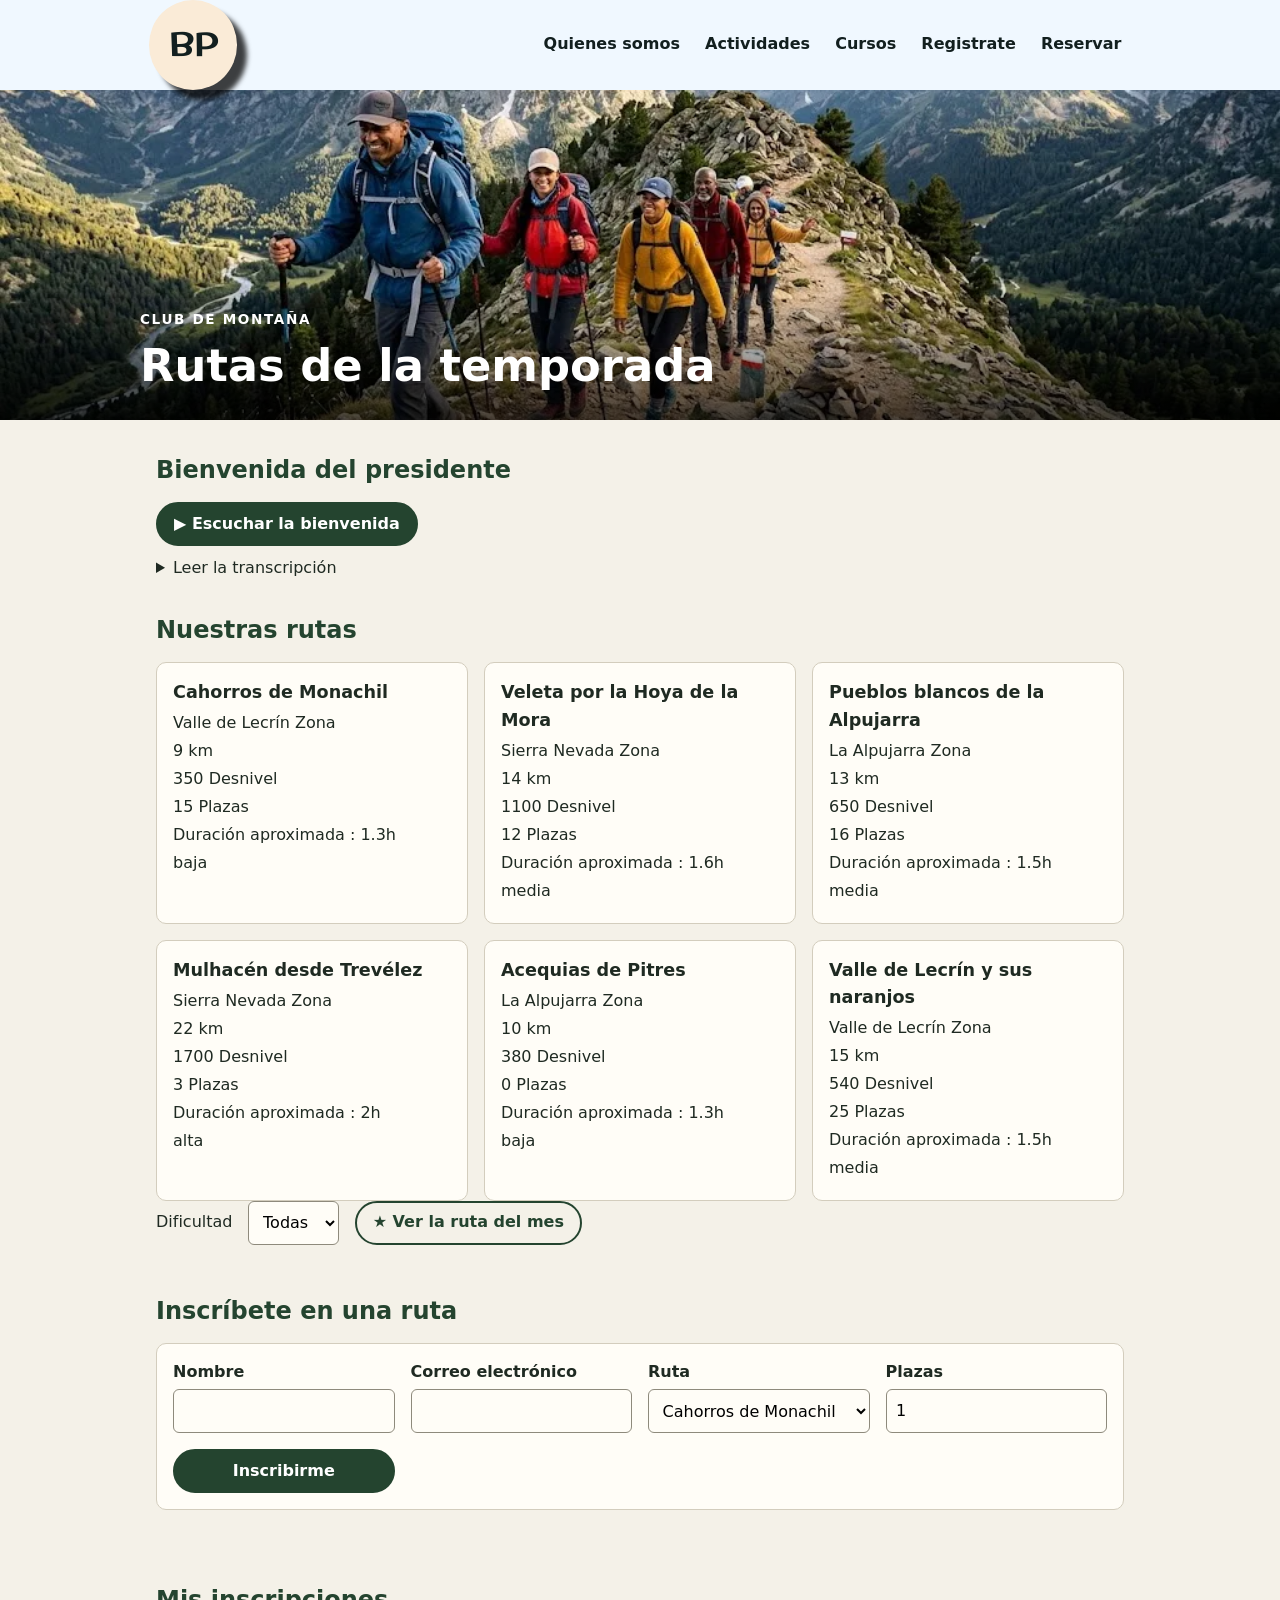
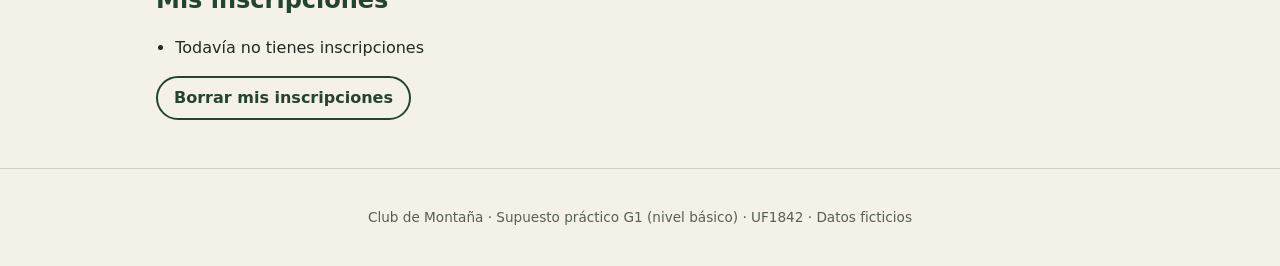
<file: registro.html>
<!doctype html>
<html lang="es">
  <head>
    <meta charset="utf-8" />
    <meta name="viewport" content="width=device-width, initial-scale=1" />
    <title>Rutas del Club de Montaña</title>
    <link rel="stylesheet" href="css/estilosregistros.css" />
     <link rel="preconnect" href="https://fonts.googleapis.com" />
    <link rel="preconnect" href="https://fonts.gstatic.com" crossorigin />
    <link
      href="https://fonts.googleapis.com/css2?family=Original+Surfer&display=swap"
      rel="stylesheet"
    />
  </head>
  <body>
    <!--
  KIT DE PARTIDA · Supuesto práctico · UF1842 · IFCD0210
  Esta página ya está maquetada. Tu trabajo está en js/app.js y en los
  huecos marcados con «REQUISITO» en este archivo.
-->

    <header class="cabecera">
      <div class="menu">
       <a href="index.html"><p id="BP">BP</p></a>  
      <nav>
        <a href="index.html#Quienes-somos">Quienes somos</a>
        <a href="index.html#Actividades">Actividades</a>
        <a href="index.html#Cursos">Cursos</a>
        <a href="index.html#Apuntate">Registrate</a>
        <a href="registro.html">Reservar</a>
      </nav>
      </div>
      <!-- REQUISITO 6a: inserta aquí la foto de portada que has preparado con GIMP
       (media/portada.webp y media/portada.jpg) con <picture>, alt, width y height. -->
      <picture>
        <!-- El navegador usa el primer source que entienda -->
        <!-- <source srcset="img/refugio.avif" type="image/avif"> -->
        <source srcset="img/mediaportada.webp" type="image/webp" />
        <img
          src="img/mediaportada.jpg"
          alt="Grupo de personas subiendo una montaña"
          width="800"
          height="533"
          loading="lazy"
        />
       
      </picture>
      <div class="cabecera-texto">
        <p class="marca">Club de Montaña</p>
        <h1>Rutas de la temporada</h1>
      </div>
    </header>

    <main>
     
      <section class="bloque" aria-labelledby="titulo-bienvenida">
        <h2 id="titulo-bienvenida">Bienvenida del presidente</h2>
        <!-- REQUISITO 6b: inserta aquí el audio media/bienvenida.mp3 con <audio>
         (sin el atributo controls) y deja el botón de abajo para manejarlo desde JavaScript. -->
        <audio
          src="./originales/Huellas_en_la_cumbre.mp3"
          id="audioBienvenida"
        ></audio>
        <button id="boton-audio" class="boton" type="button">
          ▶ Escuchar la bienvenida
        </button>
        <details>
          <summary>Leer la transcripción</summary>
          <p>
            Bienvenidos todos a Buena Pisada Donde cada paso es una gran emoción
            Con Buena Pisada la sierra nos llama a vibrar bien fuerte con el
            corazón.
            Caminos que van desde el llano al pico Paisajes de nieve y
            de sol andaluz Rutas sencillas o un reto más rico .
            Donde cada sendero se llena de luz. 
            Andando despacio o a paso muy fuerte.
            Aquí no hay distancias que no has de cruzar ,Granada nos regala siempre su suerte.
            Para que tus huellas se queden al andar Buena Pisada te espera en la
            sierra, con rutas abiertas y gran amistad.
            Siente la fuerza de toda esta tierra Donde cada paso es pura verdad.
          </p>
        </details>
      </section>

      <section class="bloque" aria-labelledby="titulo-rutas">
        <h2 id="titulo-rutas">Nuestras rutas</h2>
        <div class="rejilla" id="rejilla"></div>

        <noscript>
          <p class="aviso">
            Esta página necesita JavaScript para mostrar las rutas. Actívalo en
            tu navegador o llama a la secretaría del club.
          </p>
        </noscript>

        <div class="herramientas">
          <label for="filtro-dificultad">Dificultad</label>
          <select id="filtro-dificultad">
            <option value="todas">Todas</option>
            <option value="baja">Baja</option>
            <option value="media">Media</option>
            <option value="alta">Alta</option>
          </select>
          <button id="boton-destacar" class="boton boton-sec" type="button">
            ★ Ver la ruta del mes
          </button>
        </div>
        <p id="contador" class="contador"></p>

        <!-- Aquí JavaScript crea un <li class="tarjeta"> por cada ruta -->
        <ul id="lista-rutas" class="rejilla"></ul>
      </section>

      <section class="bloque" aria-labelledby="titulo-inscripcion">
        <h2 id="titulo-inscripcion">Inscríbete en una ruta</h2>
        <form id="form-inscripcion" class="formulario">
          <div class="campo">
            <label for="nombre">Nombre</label>
            <input id="nombre" name="nombre" required autocomplete="name" />
          </div>
          <div class="campo">
            <label for="email">Correo electrónico</label>
            <input
              id="email"
              name="email"
              type="email"
              required
              autocomplete="email"
            />
          </div>
          <div class="campo">
            <label for="ruta">Ruta</label>
            <!-- Las opciones las crea JavaScript a partir de los datos -->
            <select id="ruta" name="ruta" required></select>
          </div>
          <div class="campo">
            <label for="plazas">Plazas</label>
            <input
              id="plazas"
              name="plazas"
              type="number"
              min="1"
              max="4"
              value="1"
              required
            />
          </div>
          <button class="boton" type="submit">Inscribirme</button>
        </form>
        <p id="mensaje" class="mensaje" role="status"></p>
      </section>

      <section class="bloque" aria-labelledby="titulo-mis">
        <h2 id="titulo-mis">Mis inscripciones</h2>
        <ul id="mis-inscripciones" class="mis-inscripciones"></ul>
        <button id="boton-borrar" class="boton boton-sec" type="button">
          Borrar mis inscripciones
        </button>
      </section>
    </main>

    <footer class="pie">
      <p>
        Club de Montaña · Supuesto práctico G1 (nivel básico) · UF1842 · Datos
        ficticios
      </p>
    </footer>

    <!-- Los scripts van al final: cuando se ejecutan, el HTML ya está cargado.
     El orden importa: app.js usa lo que definen almacen.js y datos.js. -->
    <script src="js/almacen.js"></script>
    <script src="js/datos.js"></script>
    <script src="js/app.js"></script>
  </body>
</html>
</file>
<file: css/estilosregistros.css>
/* estilos.css — KIT DE PARTIDA (no hace falta modificarlo)
   Las clases que usarás desde JavaScript están marcadas con ★ */

:root {
  --papel: #f4f1e8;
  --blanco: #fffdf7;
  --tinta: #1f2a22;
  --suave: #55604f;
  --bosque: #24442f;
  --musgo: #3f7a4f;
  --tierra: #9a5b21;
  --linea: #d3cdbd;
  --error: #a3261b;
  --ok: #2f6d3d;
}
#BP{
  font-size: 200%;
  font-weight: bolder;
  color: rgb(18, 31, 31);
  background-color: antiquewhite;
  border-radius: 50%;
  padding: 20px;
  box-shadow: 10px 10px 5px 0px rgba(0, 0, 0, 0.75);
  font-family: "Original Surfer", sans-serif;
  margin: 0;

}

a {
    text-decoration: none;
}
nav a{
  
  margin:auto;
  font-weight: bolder;
  color: rgb(18, 31, 31);
  display: inline-block;
  transition: all 0.3s ease;
  padding: 10px;
  
}
.menu{ display: flex;
  align-items: center;
  justify-content: space-around;
  /* estas 3 siguientes son para fijar la cabecera */
  position: fixed;
  top: 0;
  z-index: 1000;
  background-color: aliceblue;
  width: 100%;
}
* {
  box-sizing: border-box;
}

body {
  margin: 0;
  font: 1rem/1.55 system-ui, "Segoe UI", Roboto, sans-serif;
  color: var(--tinta);
  background: var(--papel);
}

main {
  max-width: 1000px;
  margin: 0 auto;
  padding: 0 16px 3rem;
}

h2 {
  color: var(--bosque);
  margin: 2rem 0 .8rem;
}

:focus-visible {
  outline: 3px solid var(--tierra);
  outline-offset: 2px;
}

/* Cabecera: la foto de portada ocupa todo el ancho */
.cabecera {
  position: relative;
  background: #2a3442;
  color: #fff;
  min-height: 180px;
}

.cabecera img {
  display: block;
  width: 100%;
  height: clamp(220px, 40vw, 420px);
  object-fit: cover;
}

.cabecera-texto {
  position: absolute;
  inset: auto 0 0 0;
  padding: 1.2rem 16px;
  background: linear-gradient(to top, rgb(0 0 0 / .7), transparent);
}

.cabecera-texto>* {
  max-width: 1000px;
  margin-left: auto;
  margin-right: auto;
}

.marca {
  margin: 0 auto;
  font-size: .85rem;
  letter-spacing: .12em;
  text-transform: uppercase;
  font-weight: 700;
}

.cabecera h1 {
  margin: .1rem auto 0;
  font-size: clamp(1.8rem, 5vw, 2.8rem);
}

.boton {
  font: inherit;
  font-weight: 600;
  min-height: 44px;
  padding: 0 1rem;
  border-radius: 999px;
  border: 2px solid var(--bosque);
  background: var(--bosque);
  color: #fff;
  cursor: pointer;
}

.boton:hover {
  background: var(--musgo);
  border-color: var(--musgo);
}

.boton-sec {
  background: transparent;
  color: var(--bosque);
}

.boton-sec:hover {
  color: #fff;
}
.regresa-pagina {
 background: transparent;
  color: var(--bosque);
  align-items: center;
}

.bloque details {
  margin-top: .6rem;
  max-width: 70ch;
}

.herramientas {
  display: flex;
  flex-wrap: wrap;
  gap: .6rem 1rem;
  align-items: center;
}

select,
input {
  font: inherit;
  min-height: 44px;
  padding: .3rem .6rem;
  border: 1px solid #8e8a7c;
  border-radius: 6px;
  background: var(--blanco);
}

.contador {
  color: var(--suave);
}

.aviso {
  padding: .8rem 1rem;
  border-left: 4px solid var(--error);
  background: #fbe9e6;
}

/* ★ Tarjetas de ruta: <li class="tarjeta"> dentro de <ul id="lista-rutas"> */
.rejilla {
  list-style: none;
  padding: 0;
  margin: 0;
  display: grid;
  gap: 1rem;
  grid-template-columns: repeat(auto-fill, minmax(min(100%, 260px), 1fr));
}

.tarjeta {
  background: var(--blanco);
  border: 1px solid var(--linea);
  border-radius: 10px;
  padding: 1rem;
  transition: transform .4s ease, box-shadow .4s ease, border-color .4s ease;
}

.tarjeta h3 {
  margin: 0 0 .3rem;
  font-size: 1.1rem;
}

.tarjeta p {
  margin: .2rem 0;
}

.tarjeta .zona {
  color: var(--suave);
  font-size: .9rem;
}

.tarjeta .completa {
  color: var(--error);
  font-weight: 600;
}

/* ★ Etiqueta de dificultad: <span class="nivel nivel-baja">baja</span> */
.nivel {
  display: inline-block;
  padding: 0 .55rem;
  border-radius: 999px;
  color: #fff;
  font-size: .8rem;
  font-weight: 600;
  text-transform: uppercase;
  letter-spacing: .04em;
}

.nivel-baja {
  background: #2f6d3d;
}

.nivel-media {
  background: #8a5a00;
}

.nivel-alta {
  background: #a3261b;
}

/* ★ Efecto «ruta del mes»: añade la clase .destacada a una tarjeta */
.tarjeta.destacada {
  transform: scale(1.05);
  border-color: var(--tierra);
  box-shadow: 0 0 0 4px #f0c27b, 0 10px 24px rgb(0 0 0 / .18);
}

/* Formulario */
.formulario {
  display: grid;
  gap: 1rem;
  grid-template-columns: repeat(auto-fit, minmax(200px, 1fr));
  align-items: end;
  background: var(--blanco);
  border: 1px solid var(--linea);
  border-radius: 10px;
  padding: 1rem;
}

.campo {
  display: grid;
  gap: .3rem;
}

.campo label {
  font-weight: 600;
}

.campo input,
.campo select {
  width: 100%;
}

/* ★ Mensaje del formulario: añade .mensaje-error o .mensaje-ok a <p id="mensaje"> */
.mensaje {
  min-height: 1.5em;
  font-weight: 600;
}

.mensaje-error {
  color: var(--error);
}

.mensaje-ok {
  color: var(--ok);
}

.mis-inscripciones {
  padding-left: 1.2rem;
}

.pie {
  text-align: center;
  padding: 1.5rem 16px;
  color: var(--suave);
  font-size: .85rem;
  border-top: 1px solid var(--linea);
}

/* Accesibilidad: sin movimiento para quien lo ha pedido en su sistema */
@media (prefers-reduced-motion: reduce) {
  .tarjeta {
    transition: none;
  }

  .tarjeta.destacada {
    transform: none;
  }
}
</file>
